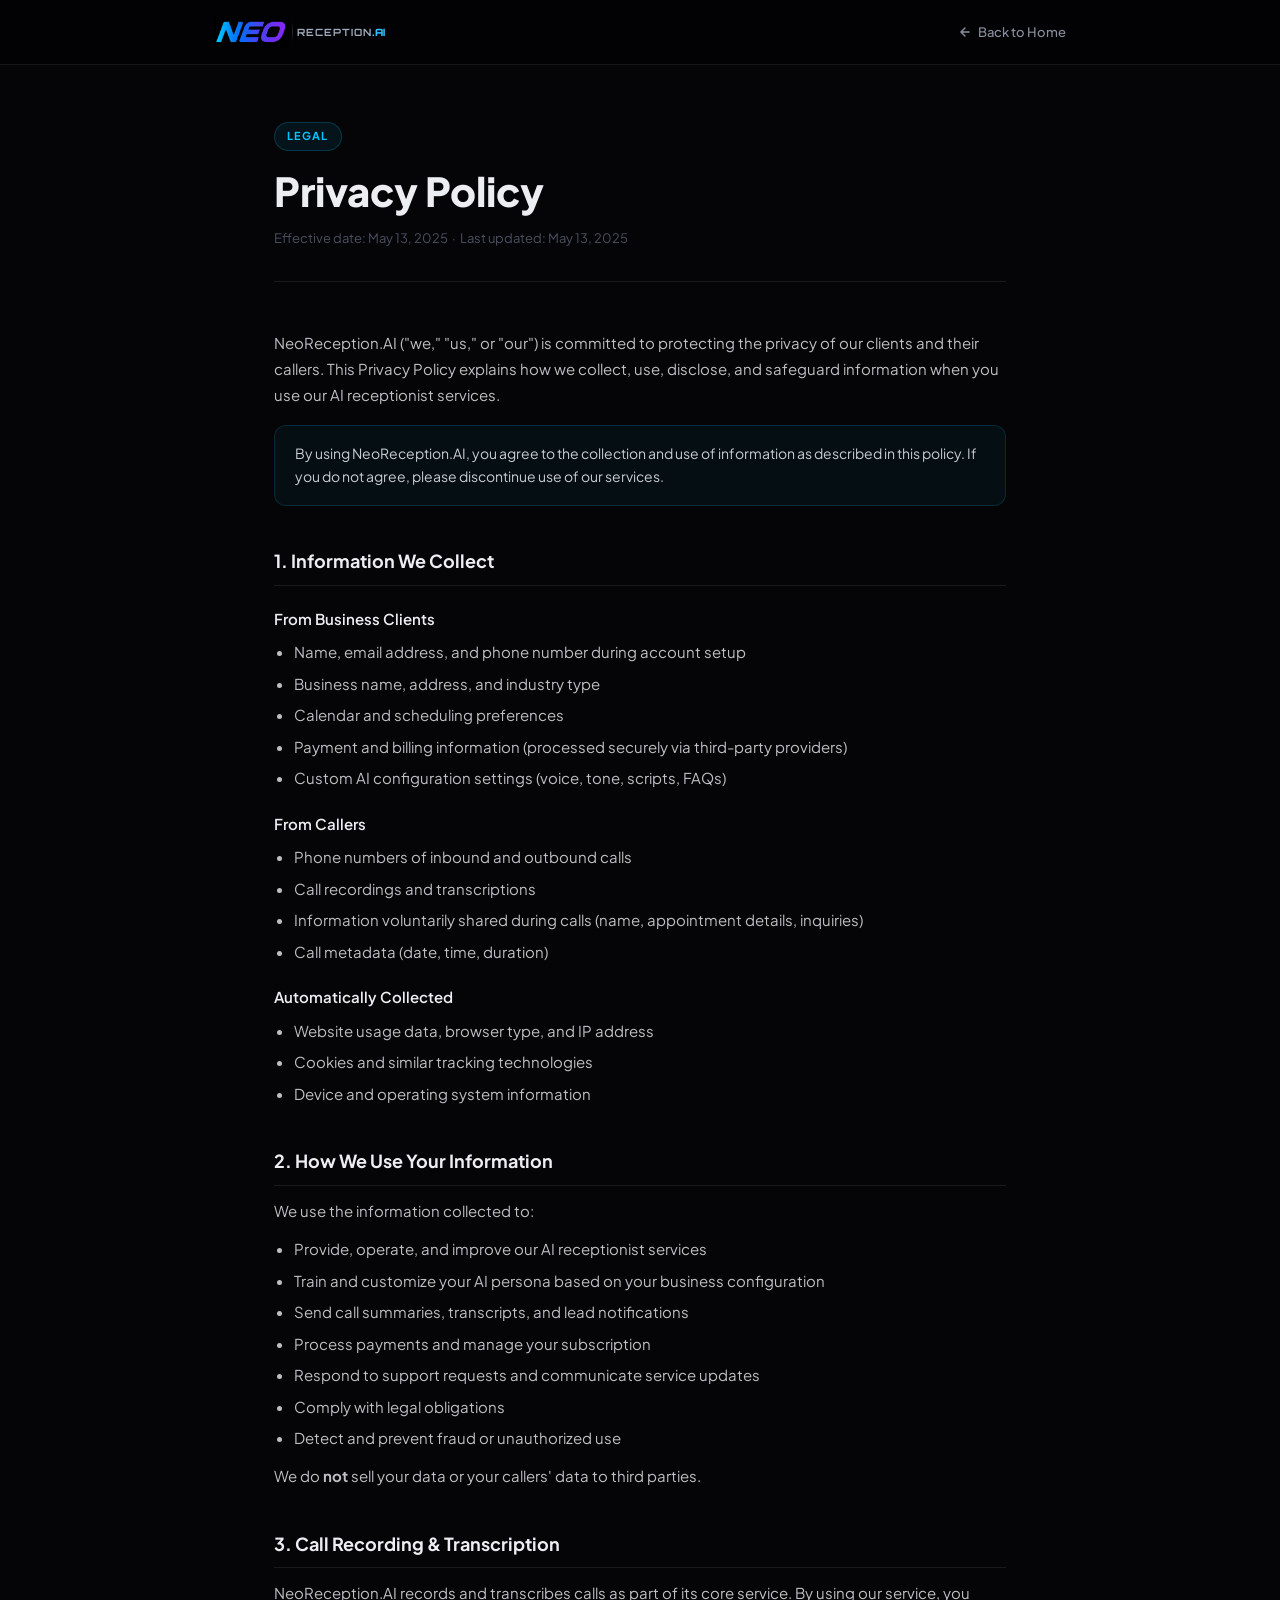
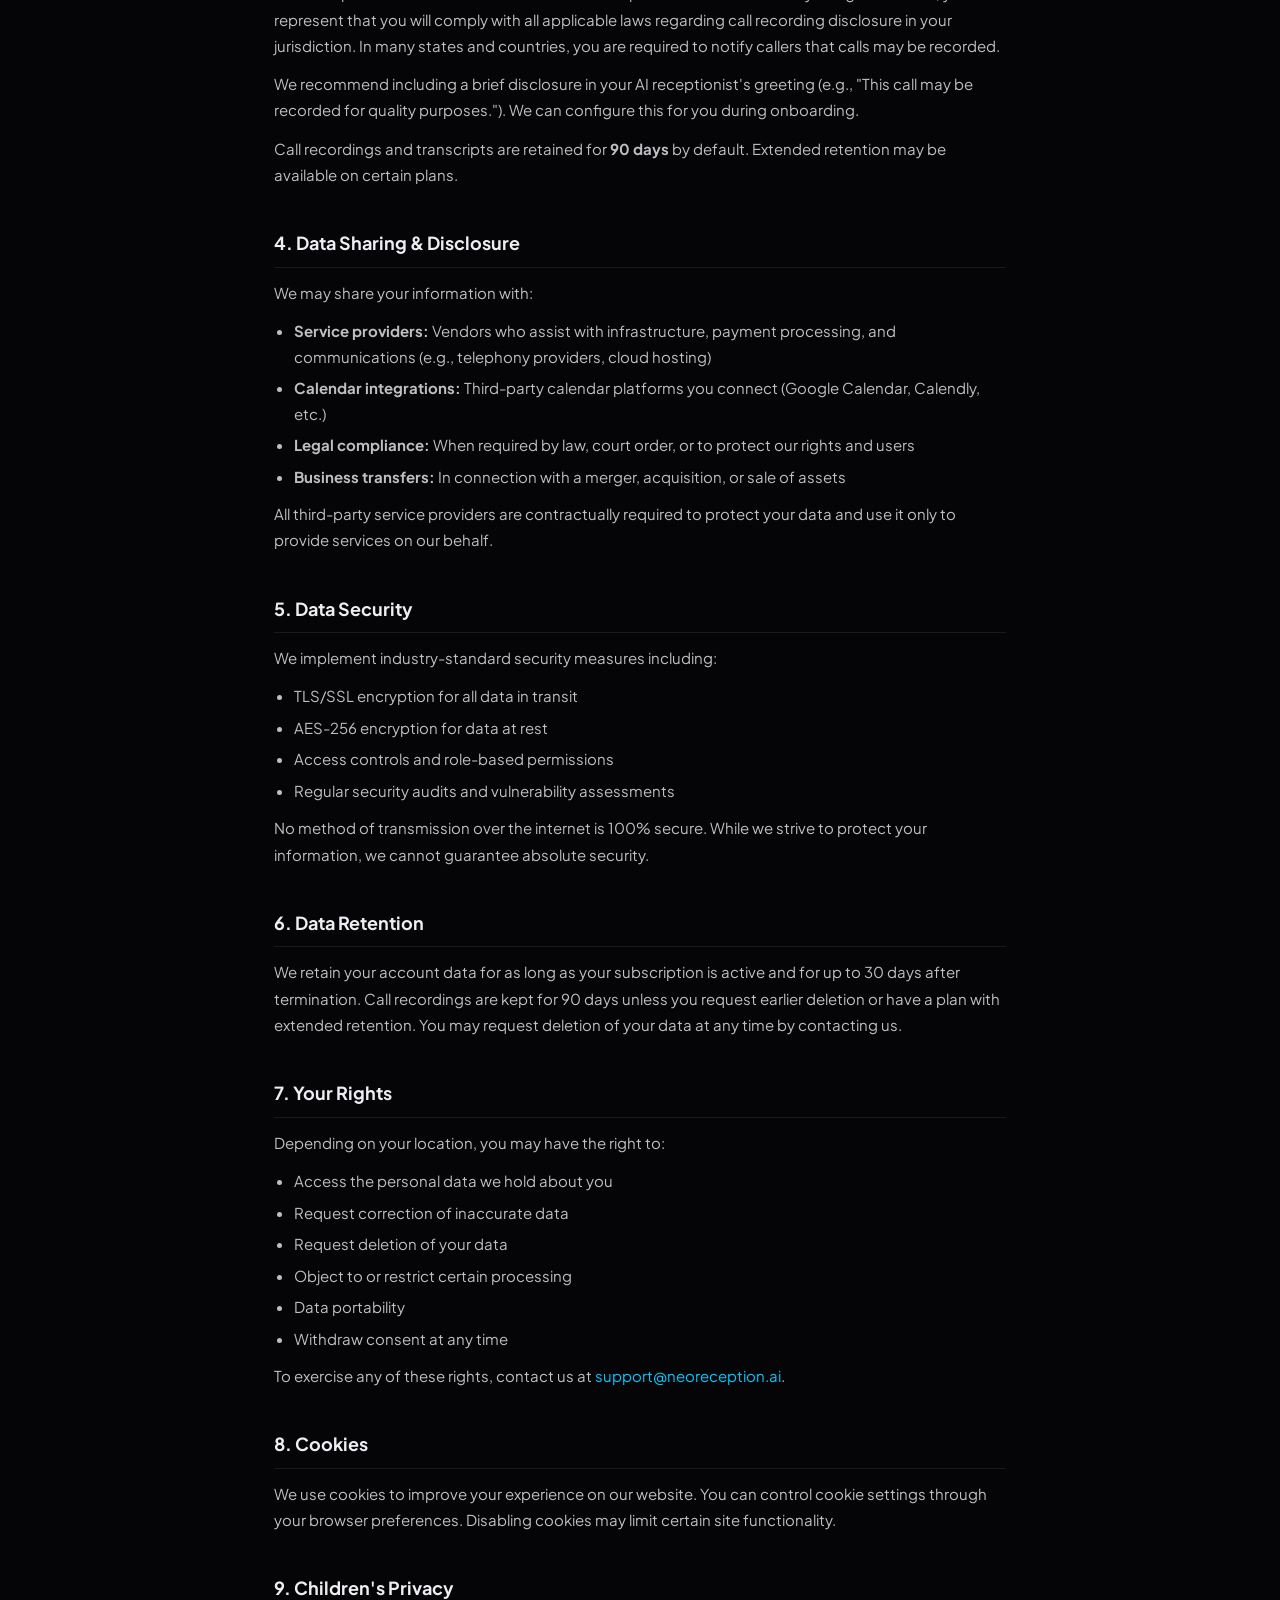
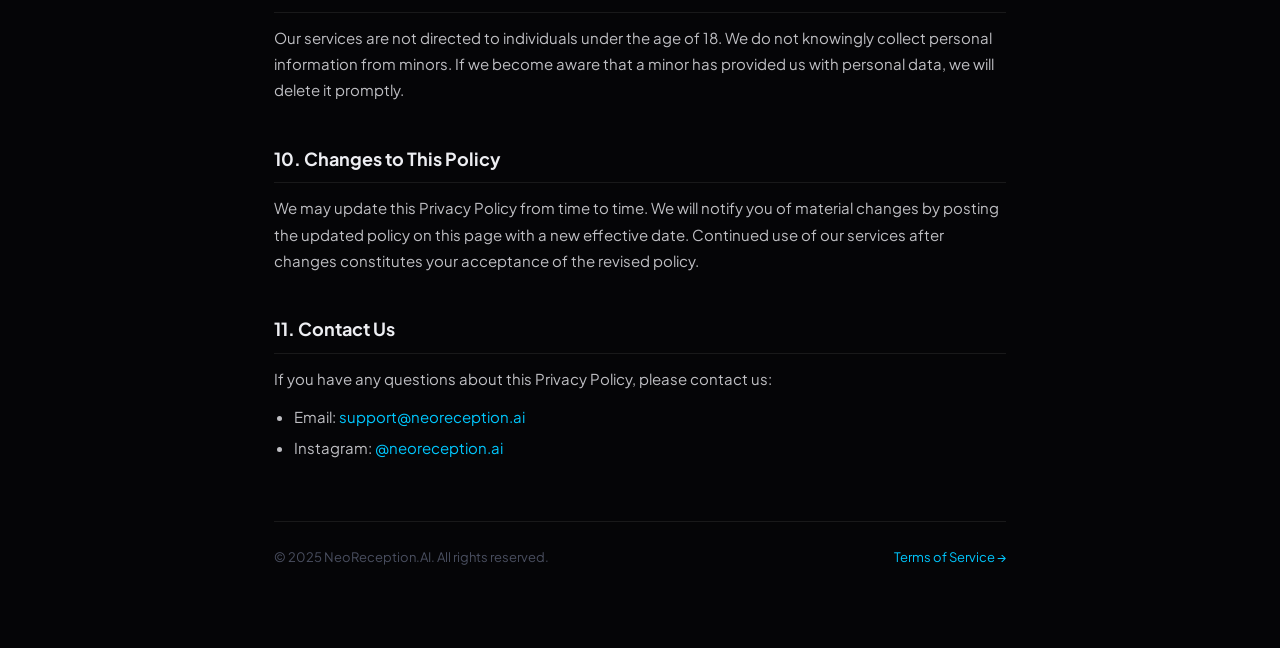
<file: privacy.html>
<!DOCTYPE html>
<html lang="en">
<head>
  <meta charset="UTF-8" />
  <meta name="viewport" content="width=device-width, initial-scale=1.0" />
  <title>Privacy Policy — NeoReception.AI</title>
  <link rel="preconnect" href="https://fonts.googleapis.com" />
  <link rel="preconnect" href="https://fonts.gstatic.com" crossorigin />
  <link href="https://fonts.googleapis.com/css2?family=Plus+Jakarta+Sans:wght@300;400;500;600;700;800&family=Orbitron:wght@700;900&display=swap" rel="stylesheet" />
  <style>
    *, *::before, *::after { box-sizing: border-box; margin: 0; padding: 0; }
    :root {
      --bg-deep:    #020203;
      --bg-base:    #050507;
      --bg-elevated:#0a0a0e;
      --border:     rgba(255,255,255,0.08);
      --border-hi:  rgba(255,255,255,0.14);
      --fg:         #EDEEF2;
      --fg-muted:   #8A8F9E;
      --fg-subtle:  #4A4F60;
      --accent:     #00C8FF;
      --accent-2:   #7B61FF;
      --radius:     16px;
      --font:       'Plus Jakarta Sans', sans-serif;
    }
    html { scroll-behavior: smooth; }
    body {
      font-family: var(--font);
      background: var(--bg-base);
      color: var(--fg);
      line-height: 1.7;
      font-size: 16px;
    }

    /* NAV */
    nav {
      position: fixed; top: 0; left: 0; right: 0; z-index: 100;
      padding: 16px 0;
      background: rgba(3,3,6,0.95);
      backdrop-filter: blur(20px);
      -webkit-backdrop-filter: blur(20px);
      border-bottom: 1px solid var(--border);
    }
    .nav-inner {
      max-width: 900px; margin: 0 auto; padding: 0 24px;
      display: flex; align-items: center; justify-content: space-between;
    }
    .logo { display: flex; align-items: center; gap: 3px; text-decoration: none; }
    .logo-img-wrap { display: inline-flex; align-items: center; line-height: 0; flex-shrink: 0; }
    .logo-img { height: 32px; width: auto; display: block; }
    .logo-sep { width: 1px; height: 20px; background: linear-gradient(to bottom, transparent, rgba(255,255,255,0.15), transparent); flex-shrink: 0; margin: 0 1px; }
    .logo-name { display: flex; flex-direction: row; align-items: baseline; }
    .logo-reception { font-family: 'Orbitron', sans-serif; font-size: 10px; font-weight: 700; color: rgba(210,225,245,0.75); letter-spacing: 0.1em; text-transform: uppercase; }
    .logo-ai { font-family: 'Orbitron', sans-serif; font-size: 10px; font-weight: 900; color: #38BDF8; letter-spacing: 0.06em; text-transform: uppercase; }
    .nav-back {
      display: flex; align-items: center; gap: 6px;
      color: var(--fg-muted); text-decoration: none; font-size: 13px; font-weight: 500;
      transition: color 0.2s;
    }
    .nav-back:hover { color: var(--fg); }
    .nav-back svg { flex-shrink: 0; }

    /* LAYOUT */
    .page-wrap {
      max-width: 780px;
      margin: 0 auto;
      padding: 120px 24px 80px;
    }

    /* HEADER */
    .doc-header {
      margin-bottom: 48px;
      padding-bottom: 32px;
      border-bottom: 1px solid var(--border);
    }
    .doc-tag {
      display: inline-flex; align-items: center; gap: 6px;
      font-size: 11px; font-weight: 700; letter-spacing: 0.1em; text-transform: uppercase;
      color: var(--accent); background: rgba(0,200,255,0.08);
      border: 1px solid rgba(0,200,255,0.2); border-radius: 999px;
      padding: 4px 12px; margin-bottom: 16px;
    }
    .doc-title {
      font-size: clamp(28px, 5vw, 40px);
      font-weight: 800;
      color: var(--fg);
      line-height: 1.2;
      margin-bottom: 12px;
    }
    .doc-meta {
      font-size: 13px;
      color: var(--fg-subtle);
    }

    /* CONTENT */
    .doc-section { margin-bottom: 40px; }
    .doc-section h2 {
      font-size: 18px;
      font-weight: 700;
      color: var(--fg);
      margin-bottom: 12px;
      padding-bottom: 8px;
      border-bottom: 1px solid var(--border);
    }
    .doc-section h3 {
      font-size: 15px;
      font-weight: 600;
      color: var(--fg);
      margin: 20px 0 8px;
    }
    .doc-section p {
      font-size: 15px;
      color: rgba(237,238,242,0.8);
      margin-bottom: 12px;
      line-height: 1.75;
    }
    .doc-section ul {
      margin: 8px 0 12px 20px;
    }
    .doc-section ul li {
      font-size: 15px;
      color: rgba(237,238,242,0.8);
      margin-bottom: 6px;
      line-height: 1.7;
    }
    .doc-section a {
      color: var(--accent);
      text-decoration: none;
    }
    .doc-section a:hover { text-decoration: underline; }

    .highlight-box {
      background: rgba(0,200,255,0.05);
      border: 1px solid rgba(0,200,255,0.15);
      border-radius: 12px;
      padding: 16px 20px;
      margin: 16px 0;
      font-size: 14px;
      color: rgba(237,238,242,0.85);
    }

    /* FOOTER */
    .doc-footer {
      margin-top: 60px;
      padding-top: 24px;
      border-top: 1px solid var(--border);
      display: flex;
      align-items: center;
      justify-content: space-between;
      flex-wrap: gap;
      gap: 12px;
      font-size: 13px;
      color: var(--fg-subtle);
    }
    .doc-footer a { color: var(--accent); text-decoration: none; }
    .doc-footer a:hover { text-decoration: underline; }
  </style>
</head>
<body>

<nav>
  <div class="nav-inner">
    <a href="index.html" class="logo" aria-label="NeoReception.AI Home">
      <span class="logo-img-wrap"><img src="Neo Logo.png" alt="NEO" class="logo-img" /></span>
      <span class="logo-sep"></span>
      <span class="logo-name"><span class="logo-reception">Reception</span><span class="logo-ai">.AI</span></span>
    </a>
    <a href="index.html" class="nav-back">
      <svg width="14" height="14" viewBox="0 0 24 24" fill="none" stroke="currentColor" stroke-width="2.5" stroke-linecap="round" stroke-linejoin="round"><path d="M19 12H5M12 5l-7 7 7 7"/></svg>
      Back to Home
    </a>
  </div>
</nav>

<div class="page-wrap">

  <div class="doc-header">
    <div class="doc-tag">Legal</div>
    <h1 class="doc-title">Privacy Policy</h1>
    <p class="doc-meta">Effective date: May 13, 2025 &nbsp;·&nbsp; Last updated: May 13, 2025</p>
  </div>

  <div class="doc-section">
    <p>NeoReception.AI ("we," "us," or "our") is committed to protecting the privacy of our clients and their callers. This Privacy Policy explains how we collect, use, disclose, and safeguard information when you use our AI receptionist services.</p>
    <div class="highlight-box">
      By using NeoReception.AI, you agree to the collection and use of information as described in this policy. If you do not agree, please discontinue use of our services.
    </div>
  </div>

  <div class="doc-section">
    <h2>1. Information We Collect</h2>
    <h3>From Business Clients</h3>
    <ul>
      <li>Name, email address, and phone number during account setup</li>
      <li>Business name, address, and industry type</li>
      <li>Calendar and scheduling preferences</li>
      <li>Payment and billing information (processed securely via third-party providers)</li>
      <li>Custom AI configuration settings (voice, tone, scripts, FAQs)</li>
    </ul>
    <h3>From Callers</h3>
    <ul>
      <li>Phone numbers of inbound and outbound calls</li>
      <li>Call recordings and transcriptions</li>
      <li>Information voluntarily shared during calls (name, appointment details, inquiries)</li>
      <li>Call metadata (date, time, duration)</li>
    </ul>
    <h3>Automatically Collected</h3>
    <ul>
      <li>Website usage data, browser type, and IP address</li>
      <li>Cookies and similar tracking technologies</li>
      <li>Device and operating system information</li>
    </ul>
  </div>

  <div class="doc-section">
    <h2>2. How We Use Your Information</h2>
    <p>We use the information collected to:</p>
    <ul>
      <li>Provide, operate, and improve our AI receptionist services</li>
      <li>Train and customize your AI persona based on your business configuration</li>
      <li>Send call summaries, transcripts, and lead notifications</li>
      <li>Process payments and manage your subscription</li>
      <li>Respond to support requests and communicate service updates</li>
      <li>Comply with legal obligations</li>
      <li>Detect and prevent fraud or unauthorized use</li>
    </ul>
    <p>We do <strong>not</strong> sell your data or your callers' data to third parties.</p>
  </div>

  <div class="doc-section">
    <h2>3. Call Recording &amp; Transcription</h2>
    <p>NeoReception.AI records and transcribes calls as part of its core service. By using our service, you represent that you will comply with all applicable laws regarding call recording disclosure in your jurisdiction. In many states and countries, you are required to notify callers that calls may be recorded.</p>
    <p>We recommend including a brief disclosure in your AI receptionist's greeting (e.g., "This call may be recorded for quality purposes."). We can configure this for you during onboarding.</p>
    <p>Call recordings and transcripts are retained for <strong>90 days</strong> by default. Extended retention may be available on certain plans.</p>
  </div>

  <div class="doc-section">
    <h2>4. Data Sharing &amp; Disclosure</h2>
    <p>We may share your information with:</p>
    <ul>
      <li><strong>Service providers:</strong> Vendors who assist with infrastructure, payment processing, and communications (e.g., telephony providers, cloud hosting)</li>
      <li><strong>Calendar integrations:</strong> Third-party calendar platforms you connect (Google Calendar, Calendly, etc.)</li>
      <li><strong>Legal compliance:</strong> When required by law, court order, or to protect our rights and users</li>
      <li><strong>Business transfers:</strong> In connection with a merger, acquisition, or sale of assets</li>
    </ul>
    <p>All third-party service providers are contractually required to protect your data and use it only to provide services on our behalf.</p>
  </div>

  <div class="doc-section">
    <h2>5. Data Security</h2>
    <p>We implement industry-standard security measures including:</p>
    <ul>
      <li>TLS/SSL encryption for all data in transit</li>
      <li>AES-256 encryption for data at rest</li>
      <li>Access controls and role-based permissions</li>
      <li>Regular security audits and vulnerability assessments</li>
    </ul>
    <p>No method of transmission over the internet is 100% secure. While we strive to protect your information, we cannot guarantee absolute security.</p>
  </div>

  <div class="doc-section">
    <h2>6. Data Retention</h2>
    <p>We retain your account data for as long as your subscription is active and for up to 30 days after termination. Call recordings are kept for 90 days unless you request earlier deletion or have a plan with extended retention. You may request deletion of your data at any time by contacting us.</p>
  </div>

  <div class="doc-section">
    <h2>7. Your Rights</h2>
    <p>Depending on your location, you may have the right to:</p>
    <ul>
      <li>Access the personal data we hold about you</li>
      <li>Request correction of inaccurate data</li>
      <li>Request deletion of your data</li>
      <li>Object to or restrict certain processing</li>
      <li>Data portability</li>
      <li>Withdraw consent at any time</li>
    </ul>
    <p>To exercise any of these rights, contact us at <a href="mailto:support@neoreception.ai">support@neoreception.ai</a>.</p>
  </div>

  <div class="doc-section">
    <h2>8. Cookies</h2>
    <p>We use cookies to improve your experience on our website. You can control cookie settings through your browser preferences. Disabling cookies may limit certain site functionality.</p>
  </div>

  <div class="doc-section">
    <h2>9. Children's Privacy</h2>
    <p>Our services are not directed to individuals under the age of 18. We do not knowingly collect personal information from minors. If we become aware that a minor has provided us with personal data, we will delete it promptly.</p>
  </div>

  <div class="doc-section">
    <h2>10. Changes to This Policy</h2>
    <p>We may update this Privacy Policy from time to time. We will notify you of material changes by posting the updated policy on this page with a new effective date. Continued use of our services after changes constitutes your acceptance of the revised policy.</p>
  </div>

  <div class="doc-section">
    <h2>11. Contact Us</h2>
    <p>If you have any questions about this Privacy Policy, please contact us:</p>
    <ul>
      <li>Email: <a href="mailto:support@neoreception.ai">support@neoreception.ai</a></li>
      <li>Instagram: <a href="https://www.instagram.com/neoreception.ai" target="_blank">@neoreception.ai</a></li>
    </ul>
  </div>

  <div class="doc-footer">
    <span>© 2025 NeoReception.AI. All rights reserved.</span>
    <a href="terms.html">Terms of Service →</a>
  </div>

</div>
</body>
</html>
</file>
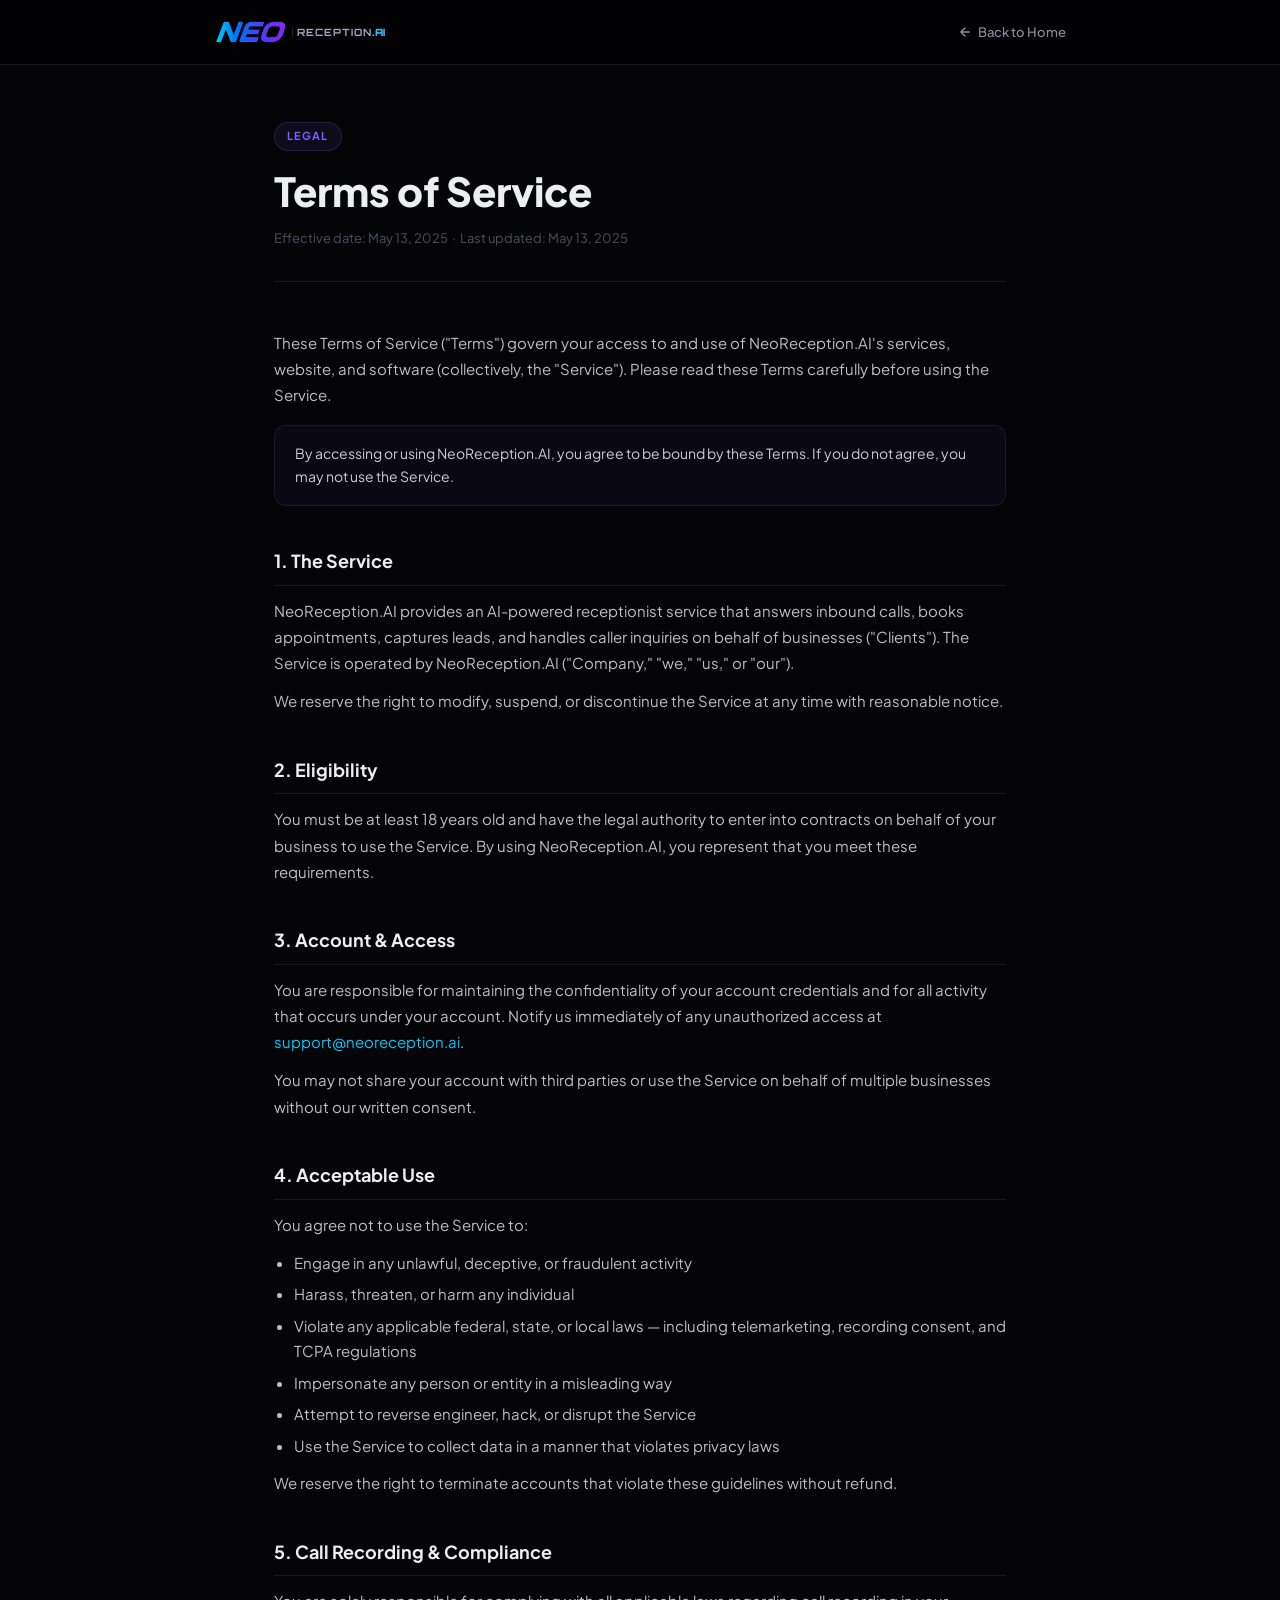
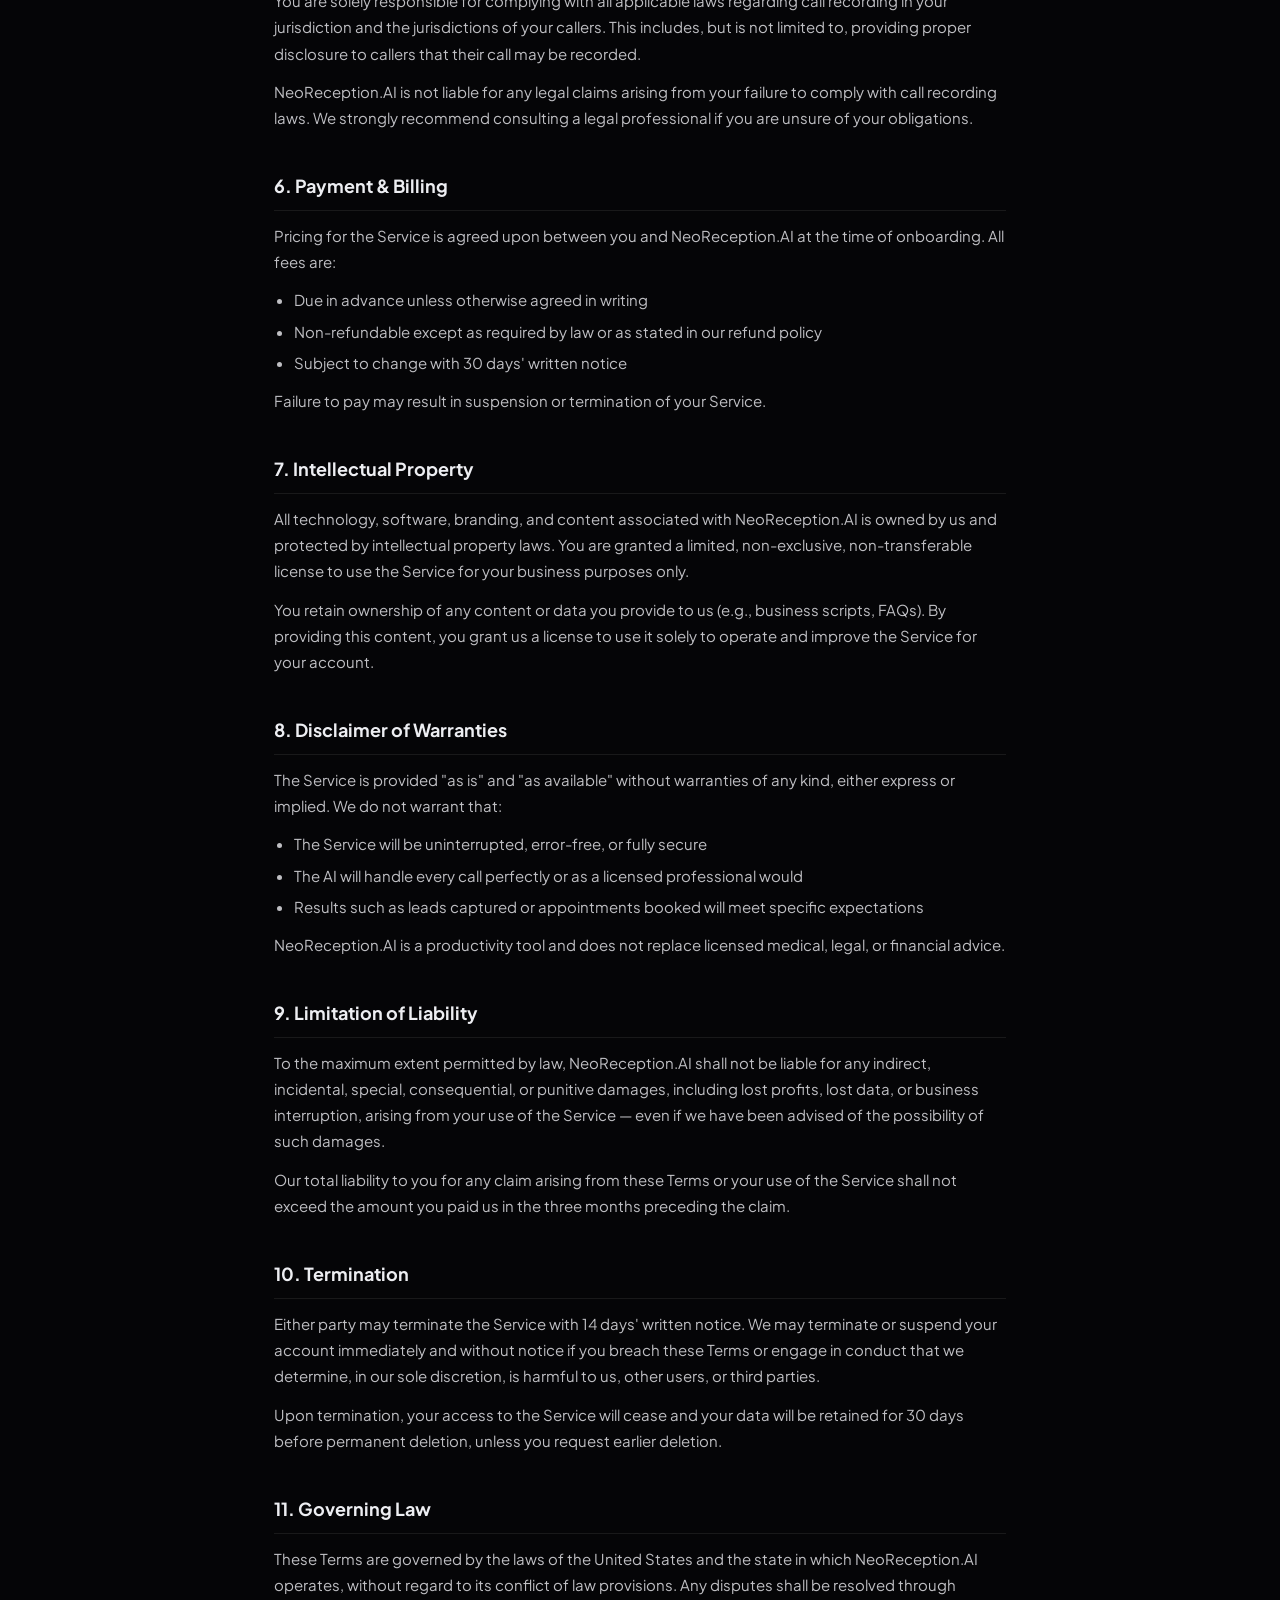
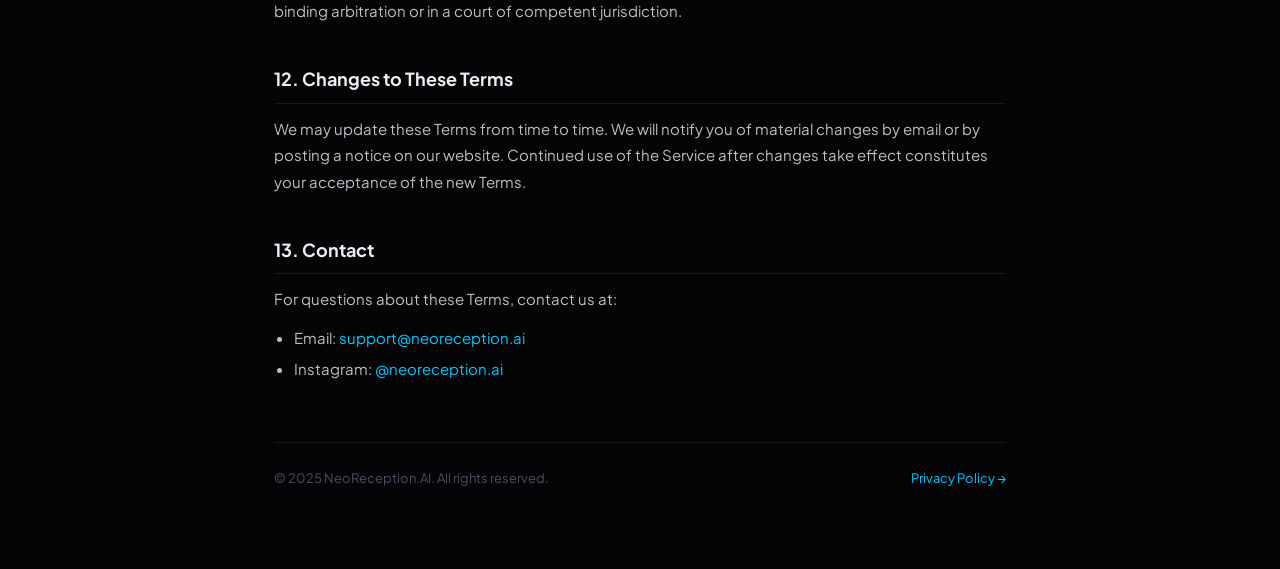
<file: terms.html>
<!DOCTYPE html>
<html lang="en">
<head>
  <meta charset="UTF-8" />
  <meta name="viewport" content="width=device-width, initial-scale=1.0" />
  <title>Terms of Service — NeoReception.AI</title>
  <link rel="preconnect" href="https://fonts.googleapis.com" />
  <link rel="preconnect" href="https://fonts.gstatic.com" crossorigin />
  <link href="https://fonts.googleapis.com/css2?family=Plus+Jakarta+Sans:wght@300;400;500;600;700;800&family=Orbitron:wght@700;900&display=swap" rel="stylesheet" />
  <style>
    *, *::before, *::after { box-sizing: border-box; margin: 0; padding: 0; }
    :root {
      --bg-deep:    #020203;
      --bg-base:    #050507;
      --bg-elevated:#0a0a0e;
      --border:     rgba(255,255,255,0.08);
      --border-hi:  rgba(255,255,255,0.14);
      --fg:         #EDEEF2;
      --fg-muted:   #8A8F9E;
      --fg-subtle:  #4A4F60;
      --accent:     #00C8FF;
      --accent-2:   #7B61FF;
      --radius:     16px;
      --font:       'Plus Jakarta Sans', sans-serif;
    }
    html { scroll-behavior: smooth; }
    body {
      font-family: var(--font);
      background: var(--bg-base);
      color: var(--fg);
      line-height: 1.7;
      font-size: 16px;
    }

    /* NAV */
    nav {
      position: fixed; top: 0; left: 0; right: 0; z-index: 100;
      padding: 16px 0;
      background: rgba(3,3,6,0.95);
      backdrop-filter: blur(20px);
      -webkit-backdrop-filter: blur(20px);
      border-bottom: 1px solid var(--border);
    }
    .nav-inner {
      max-width: 900px; margin: 0 auto; padding: 0 24px;
      display: flex; align-items: center; justify-content: space-between;
    }
    .logo { display: flex; align-items: center; gap: 3px; text-decoration: none; }
    .logo-img-wrap { display: inline-flex; align-items: center; line-height: 0; flex-shrink: 0; }
    .logo-img { height: 32px; width: auto; display: block; }
    .logo-sep { width: 1px; height: 20px; background: linear-gradient(to bottom, transparent, rgba(255,255,255,0.15), transparent); flex-shrink: 0; margin: 0 1px; }
    .logo-name { display: flex; flex-direction: row; align-items: baseline; }
    .logo-reception { font-family: 'Orbitron', sans-serif; font-size: 10px; font-weight: 700; color: rgba(210,225,245,0.75); letter-spacing: 0.1em; text-transform: uppercase; }
    .logo-ai { font-family: 'Orbitron', sans-serif; font-size: 10px; font-weight: 900; color: #38BDF8; letter-spacing: 0.06em; text-transform: uppercase; }
    .nav-back {
      display: flex; align-items: center; gap: 6px;
      color: var(--fg-muted); text-decoration: none; font-size: 13px; font-weight: 500;
      transition: color 0.2s;
    }
    .nav-back:hover { color: var(--fg); }

    /* LAYOUT */
    .page-wrap {
      max-width: 780px;
      margin: 0 auto;
      padding: 120px 24px 80px;
    }

    /* HEADER */
    .doc-header {
      margin-bottom: 48px;
      padding-bottom: 32px;
      border-bottom: 1px solid var(--border);
    }
    .doc-tag {
      display: inline-flex; align-items: center; gap: 6px;
      font-size: 11px; font-weight: 700; letter-spacing: 0.1em; text-transform: uppercase;
      color: var(--accent-2); background: rgba(123,97,255,0.08);
      border: 1px solid rgba(123,97,255,0.2); border-radius: 999px;
      padding: 4px 12px; margin-bottom: 16px;
    }
    .doc-title {
      font-size: clamp(28px, 5vw, 40px);
      font-weight: 800;
      color: var(--fg);
      line-height: 1.2;
      margin-bottom: 12px;
    }
    .doc-meta {
      font-size: 13px;
      color: var(--fg-subtle);
    }

    /* CONTENT */
    .doc-section { margin-bottom: 40px; }
    .doc-section h2 {
      font-size: 18px;
      font-weight: 700;
      color: var(--fg);
      margin-bottom: 12px;
      padding-bottom: 8px;
      border-bottom: 1px solid var(--border);
    }
    .doc-section h3 {
      font-size: 15px;
      font-weight: 600;
      color: var(--fg);
      margin: 20px 0 8px;
    }
    .doc-section p {
      font-size: 15px;
      color: rgba(237,238,242,0.8);
      margin-bottom: 12px;
      line-height: 1.75;
    }
    .doc-section ul {
      margin: 8px 0 12px 20px;
    }
    .doc-section ul li {
      font-size: 15px;
      color: rgba(237,238,242,0.8);
      margin-bottom: 6px;
      line-height: 1.7;
    }
    .doc-section a {
      color: var(--accent);
      text-decoration: none;
    }
    .doc-section a:hover { text-decoration: underline; }

    .highlight-box {
      background: rgba(123,97,255,0.05);
      border: 1px solid rgba(123,97,255,0.15);
      border-radius: 12px;
      padding: 16px 20px;
      margin: 16px 0;
      font-size: 14px;
      color: rgba(237,238,242,0.85);
    }

    /* FOOTER */
    .doc-footer {
      margin-top: 60px;
      padding-top: 24px;
      border-top: 1px solid var(--border);
      display: flex;
      align-items: center;
      justify-content: space-between;
      flex-wrap: wrap;
      gap: 12px;
      font-size: 13px;
      color: var(--fg-subtle);
    }
    .doc-footer a { color: var(--accent); text-decoration: none; }
    .doc-footer a:hover { text-decoration: underline; }
  </style>
</head>
<body>

<nav>
  <div class="nav-inner">
    <a href="index.html" class="logo" aria-label="NeoReception.AI Home">
      <span class="logo-img-wrap"><img src="Neo Logo.png" alt="NEO" class="logo-img" /></span>
      <span class="logo-sep"></span>
      <span class="logo-name"><span class="logo-reception">Reception</span><span class="logo-ai">.AI</span></span>
    </a>
    <a href="index.html" class="nav-back">
      <svg width="14" height="14" viewBox="0 0 24 24" fill="none" stroke="currentColor" stroke-width="2.5" stroke-linecap="round" stroke-linejoin="round"><path d="M19 12H5M12 5l-7 7 7 7"/></svg>
      Back to Home
    </a>
  </div>
</nav>

<div class="page-wrap">

  <div class="doc-header">
    <div class="doc-tag">Legal</div>
    <h1 class="doc-title">Terms of Service</h1>
    <p class="doc-meta">Effective date: May 13, 2025 &nbsp;·&nbsp; Last updated: May 13, 2025</p>
  </div>

  <div class="doc-section">
    <p>These Terms of Service ("Terms") govern your access to and use of NeoReception.AI's services, website, and software (collectively, the "Service"). Please read these Terms carefully before using the Service.</p>
    <div class="highlight-box">
      By accessing or using NeoReception.AI, you agree to be bound by these Terms. If you do not agree, you may not use the Service.
    </div>
  </div>

  <div class="doc-section">
    <h2>1. The Service</h2>
    <p>NeoReception.AI provides an AI-powered receptionist service that answers inbound calls, books appointments, captures leads, and handles caller inquiries on behalf of businesses ("Clients"). The Service is operated by NeoReception.AI ("Company," "we," "us," or "our").</p>
    <p>We reserve the right to modify, suspend, or discontinue the Service at any time with reasonable notice.</p>
  </div>

  <div class="doc-section">
    <h2>2. Eligibility</h2>
    <p>You must be at least 18 years old and have the legal authority to enter into contracts on behalf of your business to use the Service. By using NeoReception.AI, you represent that you meet these requirements.</p>
  </div>

  <div class="doc-section">
    <h2>3. Account &amp; Access</h2>
    <p>You are responsible for maintaining the confidentiality of your account credentials and for all activity that occurs under your account. Notify us immediately of any unauthorized access at <a href="mailto:support@neoreception.ai">support@neoreception.ai</a>.</p>
    <p>You may not share your account with third parties or use the Service on behalf of multiple businesses without our written consent.</p>
  </div>

  <div class="doc-section">
    <h2>4. Acceptable Use</h2>
    <p>You agree not to use the Service to:</p>
    <ul>
      <li>Engage in any unlawful, deceptive, or fraudulent activity</li>
      <li>Harass, threaten, or harm any individual</li>
      <li>Violate any applicable federal, state, or local laws — including telemarketing, recording consent, and TCPA regulations</li>
      <li>Impersonate any person or entity in a misleading way</li>
      <li>Attempt to reverse engineer, hack, or disrupt the Service</li>
      <li>Use the Service to collect data in a manner that violates privacy laws</li>
    </ul>
    <p>We reserve the right to terminate accounts that violate these guidelines without refund.</p>
  </div>

  <div class="doc-section">
    <h2>5. Call Recording &amp; Compliance</h2>
    <p>You are solely responsible for complying with all applicable laws regarding call recording in your jurisdiction and the jurisdictions of your callers. This includes, but is not limited to, providing proper disclosure to callers that their call may be recorded.</p>
    <p>NeoReception.AI is not liable for any legal claims arising from your failure to comply with call recording laws. We strongly recommend consulting a legal professional if you are unsure of your obligations.</p>
  </div>

  <div class="doc-section">
    <h2>6. Payment &amp; Billing</h2>
    <p>Pricing for the Service is agreed upon between you and NeoReception.AI at the time of onboarding. All fees are:</p>
    <ul>
      <li>Due in advance unless otherwise agreed in writing</li>
      <li>Non-refundable except as required by law or as stated in our refund policy</li>
      <li>Subject to change with 30 days' written notice</li>
    </ul>
    <p>Failure to pay may result in suspension or termination of your Service.</p>
  </div>

  <div class="doc-section">
    <h2>7. Intellectual Property</h2>
    <p>All technology, software, branding, and content associated with NeoReception.AI is owned by us and protected by intellectual property laws. You are granted a limited, non-exclusive, non-transferable license to use the Service for your business purposes only.</p>
    <p>You retain ownership of any content or data you provide to us (e.g., business scripts, FAQs). By providing this content, you grant us a license to use it solely to operate and improve the Service for your account.</p>
  </div>

  <div class="doc-section">
    <h2>8. Disclaimer of Warranties</h2>
    <p>The Service is provided "as is" and "as available" without warranties of any kind, either express or implied. We do not warrant that:</p>
    <ul>
      <li>The Service will be uninterrupted, error-free, or fully secure</li>
      <li>The AI will handle every call perfectly or as a licensed professional would</li>
      <li>Results such as leads captured or appointments booked will meet specific expectations</li>
    </ul>
    <p>NeoReception.AI is a productivity tool and does not replace licensed medical, legal, or financial advice.</p>
  </div>

  <div class="doc-section">
    <h2>9. Limitation of Liability</h2>
    <p>To the maximum extent permitted by law, NeoReception.AI shall not be liable for any indirect, incidental, special, consequential, or punitive damages, including lost profits, lost data, or business interruption, arising from your use of the Service — even if we have been advised of the possibility of such damages.</p>
    <p>Our total liability to you for any claim arising from these Terms or your use of the Service shall not exceed the amount you paid us in the three months preceding the claim.</p>
  </div>

  <div class="doc-section">
    <h2>10. Termination</h2>
    <p>Either party may terminate the Service with 14 days' written notice. We may terminate or suspend your account immediately and without notice if you breach these Terms or engage in conduct that we determine, in our sole discretion, is harmful to us, other users, or third parties.</p>
    <p>Upon termination, your access to the Service will cease and your data will be retained for 30 days before permanent deletion, unless you request earlier deletion.</p>
  </div>

  <div class="doc-section">
    <h2>11. Governing Law</h2>
    <p>These Terms are governed by the laws of the United States and the state in which NeoReception.AI operates, without regard to its conflict of law provisions. Any disputes shall be resolved through binding arbitration or in a court of competent jurisdiction.</p>
  </div>

  <div class="doc-section">
    <h2>12. Changes to These Terms</h2>
    <p>We may update these Terms from time to time. We will notify you of material changes by email or by posting a notice on our website. Continued use of the Service after changes take effect constitutes your acceptance of the new Terms.</p>
  </div>

  <div class="doc-section">
    <h2>13. Contact</h2>
    <p>For questions about these Terms, contact us at:</p>
    <ul>
      <li>Email: <a href="mailto:support@neoreception.ai">support@neoreception.ai</a></li>
      <li>Instagram: <a href="https://www.instagram.com/neoreception.ai" target="_blank">@neoreception.ai</a></li>
    </ul>
  </div>

  <div class="doc-footer">
    <span>© 2025 NeoReception.AI. All rights reserved.</span>
    <a href="privacy.html">Privacy Policy →</a>
  </div>

</div>
</body>
</html>
</file>
